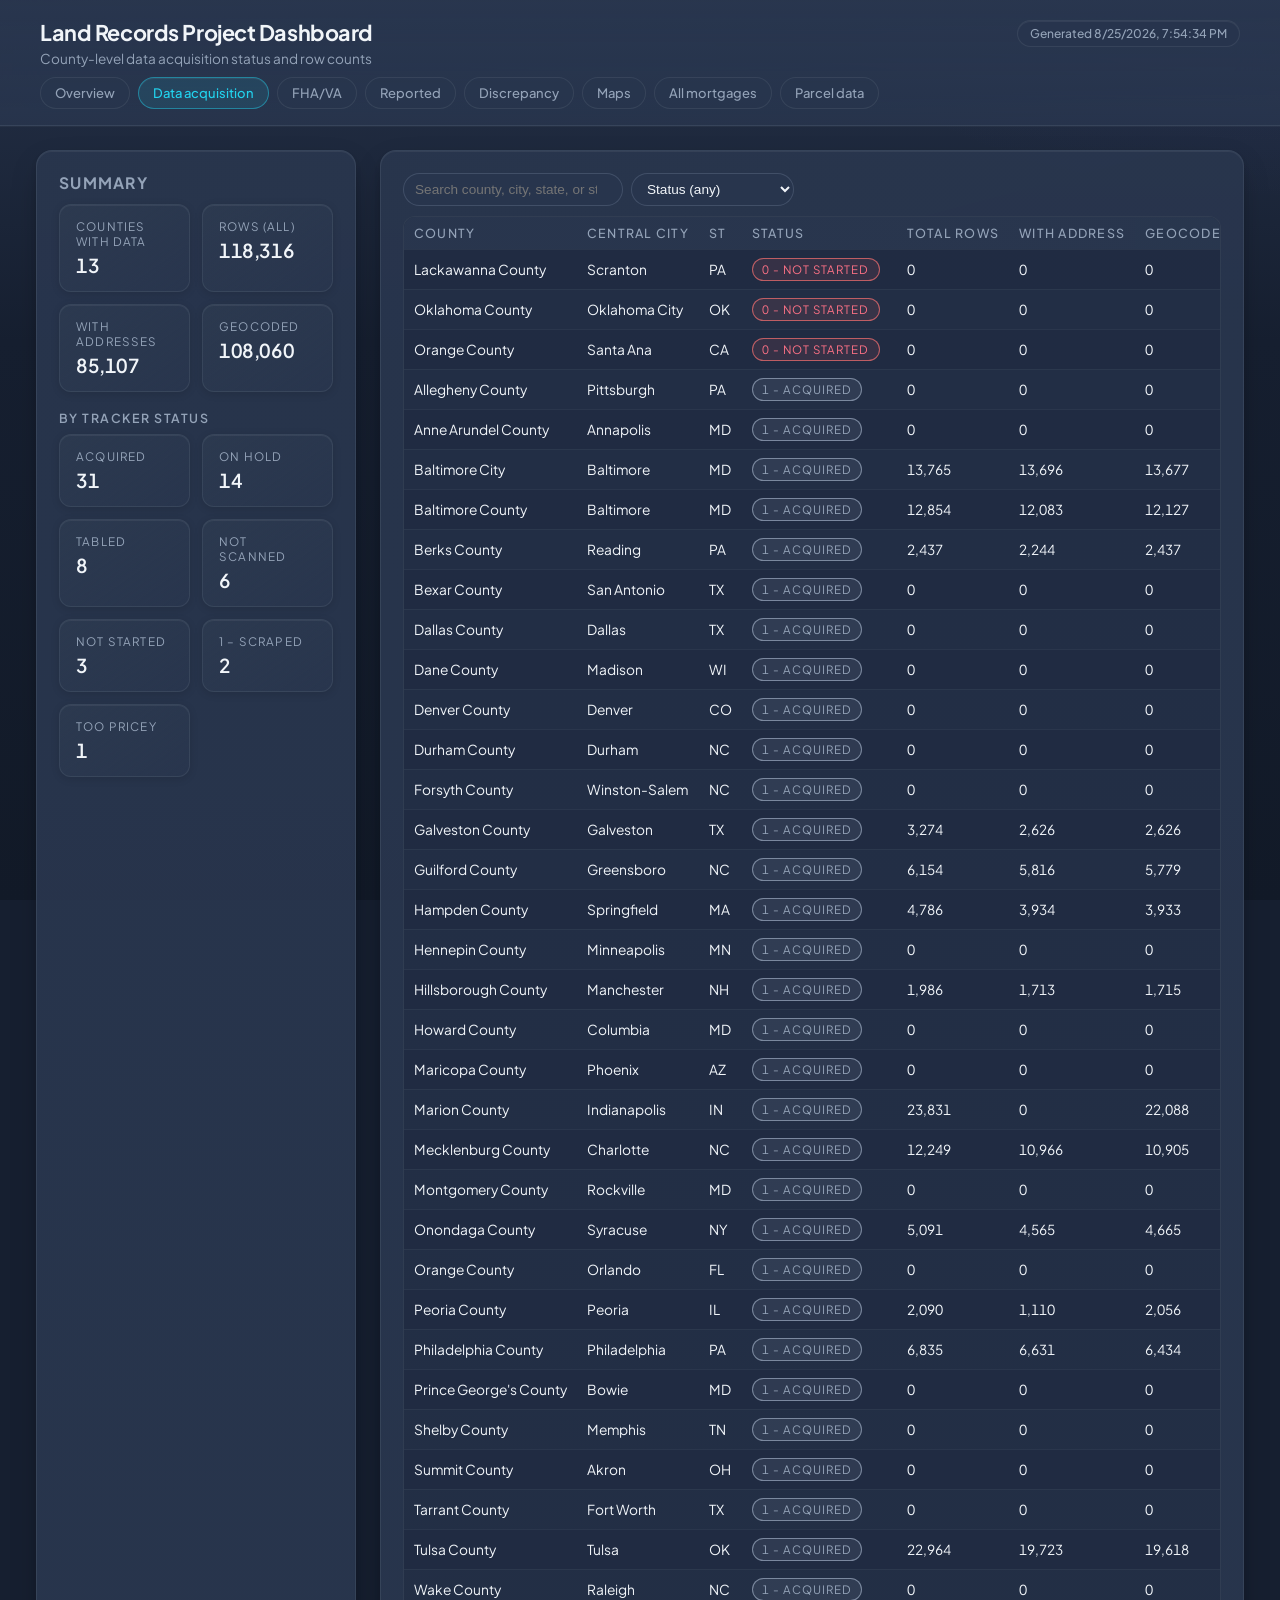
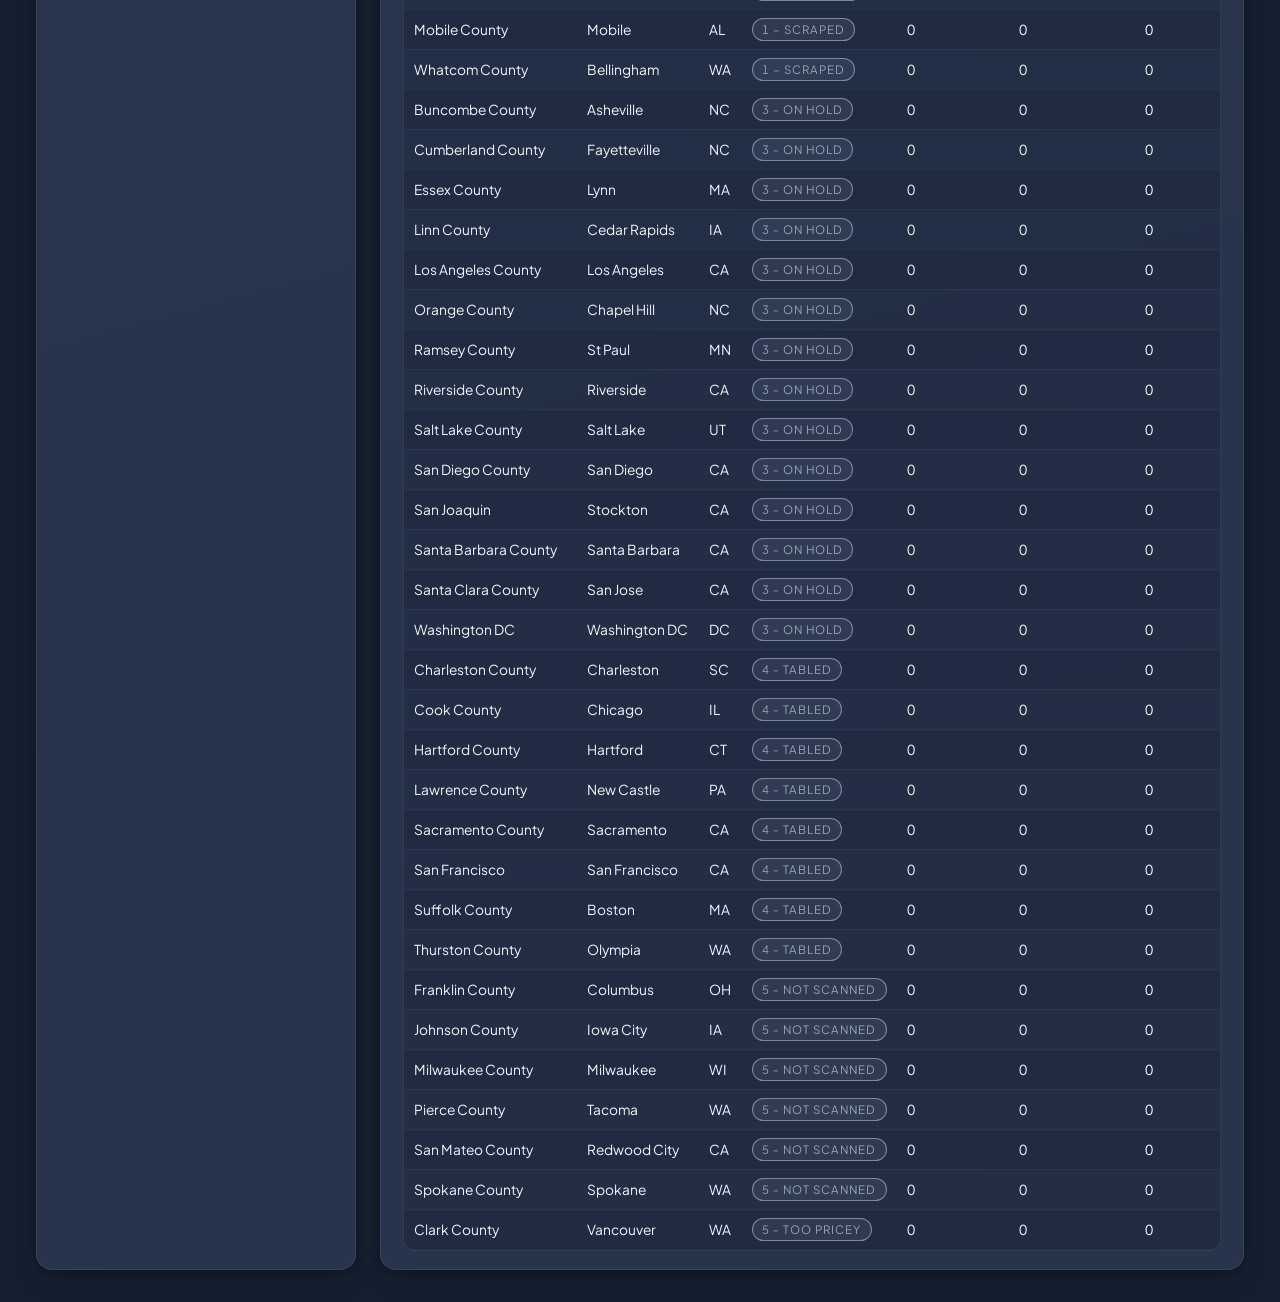
<file: data-acquisition.html>
<!doctype html>
<html lang="en">
  <head>
    <meta charset="utf-8" />
    <title>Land Records Project Dashboard - Data acquisition</title>
    <meta name="viewport" content="width=device-width, initial-scale=1" />
    <link rel="stylesheet" href="style.css" />
  </head>
  <body>
    <header class="top-bar">
      <div class="top-bar-left">
        <h1>Land Records Project Dashboard</h1>
        <p class="subtitle">County-level data acquisition status and row counts</p>
        <nav class="top-nav" aria-label="Primary">
          <a href="index.html">Overview</a>
          <a href="data-acquisition.html" class="is-active">Data acquisition</a>
          <a href="trends.html">FHA/VA</a>
          <a href="reported.html">Reported</a>
          <a href="discrepancy.html">Discrepancy</a>
          <a href="maps.html">Maps</a>
          <a href="all-mortgages.html">All mortgages</a>
          <a href="parcel.html">Parcel data</a>
        </nav>
      </div>
      <div class="top-bar-right">
        <span id="generated-at" class="meta-pill"></span>
      </div>
    </header>

    <main class="layout">
      <section class="summary-panel">
        <h2>Summary</h2>
        <div class="summary-grid">
          <div class="summary-card">
            <span class="label">Counties with data</span>
            <span id="total-counties" class="value">–</span>
          </div>
          <div class="summary-card">
            <span class="label">Rows (all)</span>
            <span id="total-rows" class="value">–</span>
          </div>
          <div class="summary-card">
            <span class="label">With addresses</span>
            <span id="total-rows-address" class="value">–</span>
          </div>
          <div class="summary-card">
            <span class="label">Geocoded</span>
            <span id="total-rows-geocoded" class="value">–</span>
          </div>
        </div>
        <div id="status-breakdown-section" class="status-breakdown-section" hidden>
          <h3 class="summary-subheading">By tracker status</h3>
          <div
            id="status-breakdown"
            class="summary-grid summary-grid--status"
          ></div>
        </div>
      </section>

      <section class="table-panel">
        <div class="table-toolbar">
          <div class="filters">
            <input
              id="search-input"
              type="search"
              placeholder="Search county, city, state, or status…"
            />
            <select id="status-filter" aria-label="Filter by status">
              <option value="">Status (any)</option>
            </select>
          </div>
        </div>

        <div class="table-wrapper">
          <table id="counties-table">
            <thead>
              <tr>
                <th
                  scope="col"
                  class="th-sortable"
                  data-sort-key="county"
                  title="Sort by county"
                >
                  County
                </th>
                <th
                  scope="col"
                  class="th-sortable"
                  data-sort-key="city"
                  title="Sort by central city"
                >
                  Central City
                </th>
                <th
                  scope="col"
                  class="th-sortable"
                  data-sort-key="st"
                  title="Sort by state"
                >
                  St
                </th>
                <th
                  scope="col"
                  class="th-sortable"
                  data-sort-key="status"
                  title="Sort by status"
                >
                  Status
                </th>
                <th scope="col">Total rows</th>
                <th scope="col">With address</th>
                <th scope="col">Geocoded rows</th>
              </tr>
            </thead>
            <tbody id="counties-tbody">
              <tr>
                <td colspan="7" class="placeholder">Loading summary…</td>
              </tr>
            </tbody>
          </table>
        </div>
      </section>
    </main>

    <script src="common.js"></script>
    <script src="data-acquisition.js"></script>
  </body>
</html>
</file>
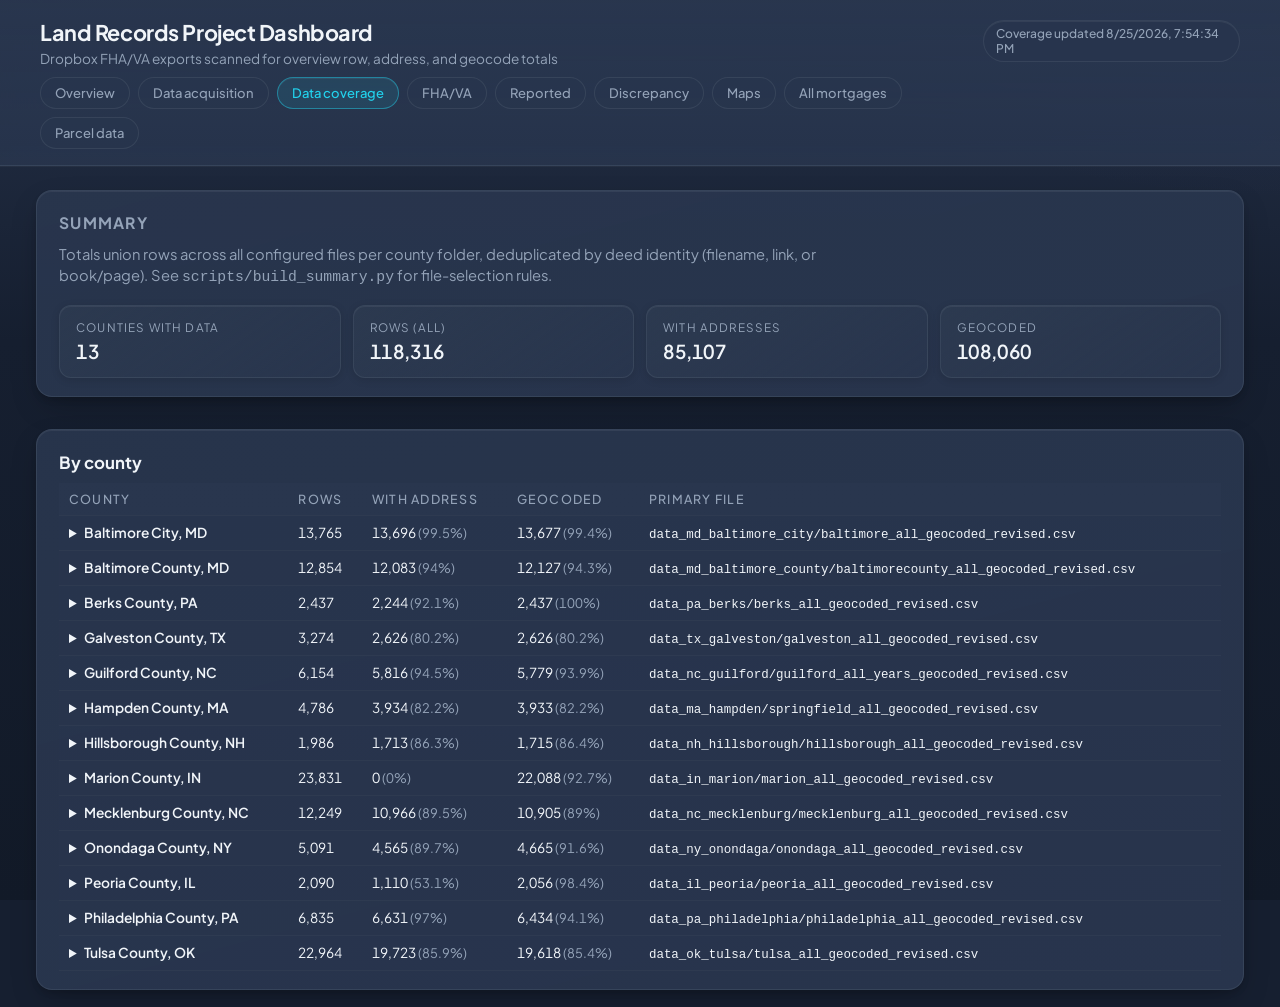
<file: data-coverage.html>
<!doctype html>
<html lang="en">
  <head>
    <meta charset="utf-8" />
    <title>Land Records Project Dashboard - Data coverage</title>
    <meta name="viewport" content="width=device-width, initial-scale=1" />
    <link rel="stylesheet" href="style.css" />
  </head>
  <body>
    <header class="top-bar">
      <div class="top-bar-left">
        <h1>Land Records Project Dashboard</h1>
        <p class="subtitle">
          Dropbox FHA/VA exports scanned for overview row, address, and geocode totals
        </p>
        <nav class="top-nav" aria-label="Primary">
          <a href="index.html">Overview</a>
          <a href="data-acquisition.html">Data acquisition</a>
          <a href="data-coverage.html" class="is-active">Data coverage</a>
          <a href="trends.html">FHA/VA</a>
          <a href="reported.html">Reported</a>
          <a href="discrepancy.html">Discrepancy</a>
          <a href="maps.html">Maps</a>
          <a href="all-mortgages.html">All mortgages</a>
          <a href="parcel.html">Parcel data</a>
        </nav>
      </div>
      <div class="top-bar-right">
        <span id="generated-at" class="meta-pill"></span>
      </div>
    </header>

    <main class="layout layout--single">
      <section class="summary-panel">
        <h2>Summary</h2>
        <p class="coverage-intro">
          Totals union rows across all configured files per county folder, deduplicated by
          deed identity (filename, link, or book/page). See
          <code>scripts/build_summary.py</code> for file-selection rules.
        </p>
        <div class="summary-grid">
          <div class="summary-card">
            <span class="label">Counties with data</span>
            <span id="total-counties" class="value">–</span>
          </div>
          <div class="summary-card">
            <span class="label">Rows (all)</span>
            <span id="total-rows" class="value">–</span>
          </div>
          <div class="summary-card">
            <span class="label">With addresses</span>
            <span id="total-rows-address" class="value">–</span>
          </div>
          <div class="summary-card">
            <span class="label">Geocoded</span>
            <span id="total-rows-geocoded" class="value">–</span>
          </div>
        </div>
      </section>

      <section class="page-panel coverage-panel">
        <h2>By county</h2>
        <div class="table-wrap">
          <table class="data-table coverage-table" id="coverage-table">
            <thead>
              <tr>
                <th scope="col">County</th>
                <th scope="col">Rows</th>
                <th scope="col">With address</th>
                <th scope="col">Geocoded</th>
                <th scope="col">Primary file</th>
              </tr>
            </thead>
            <tbody id="coverage-tbody"></tbody>
          </table>
        </div>
      </section>
    </main>

    <script src="common.js"></script>
    <script src="data-coverage.js"></script>
  </body>
</html>
</file>
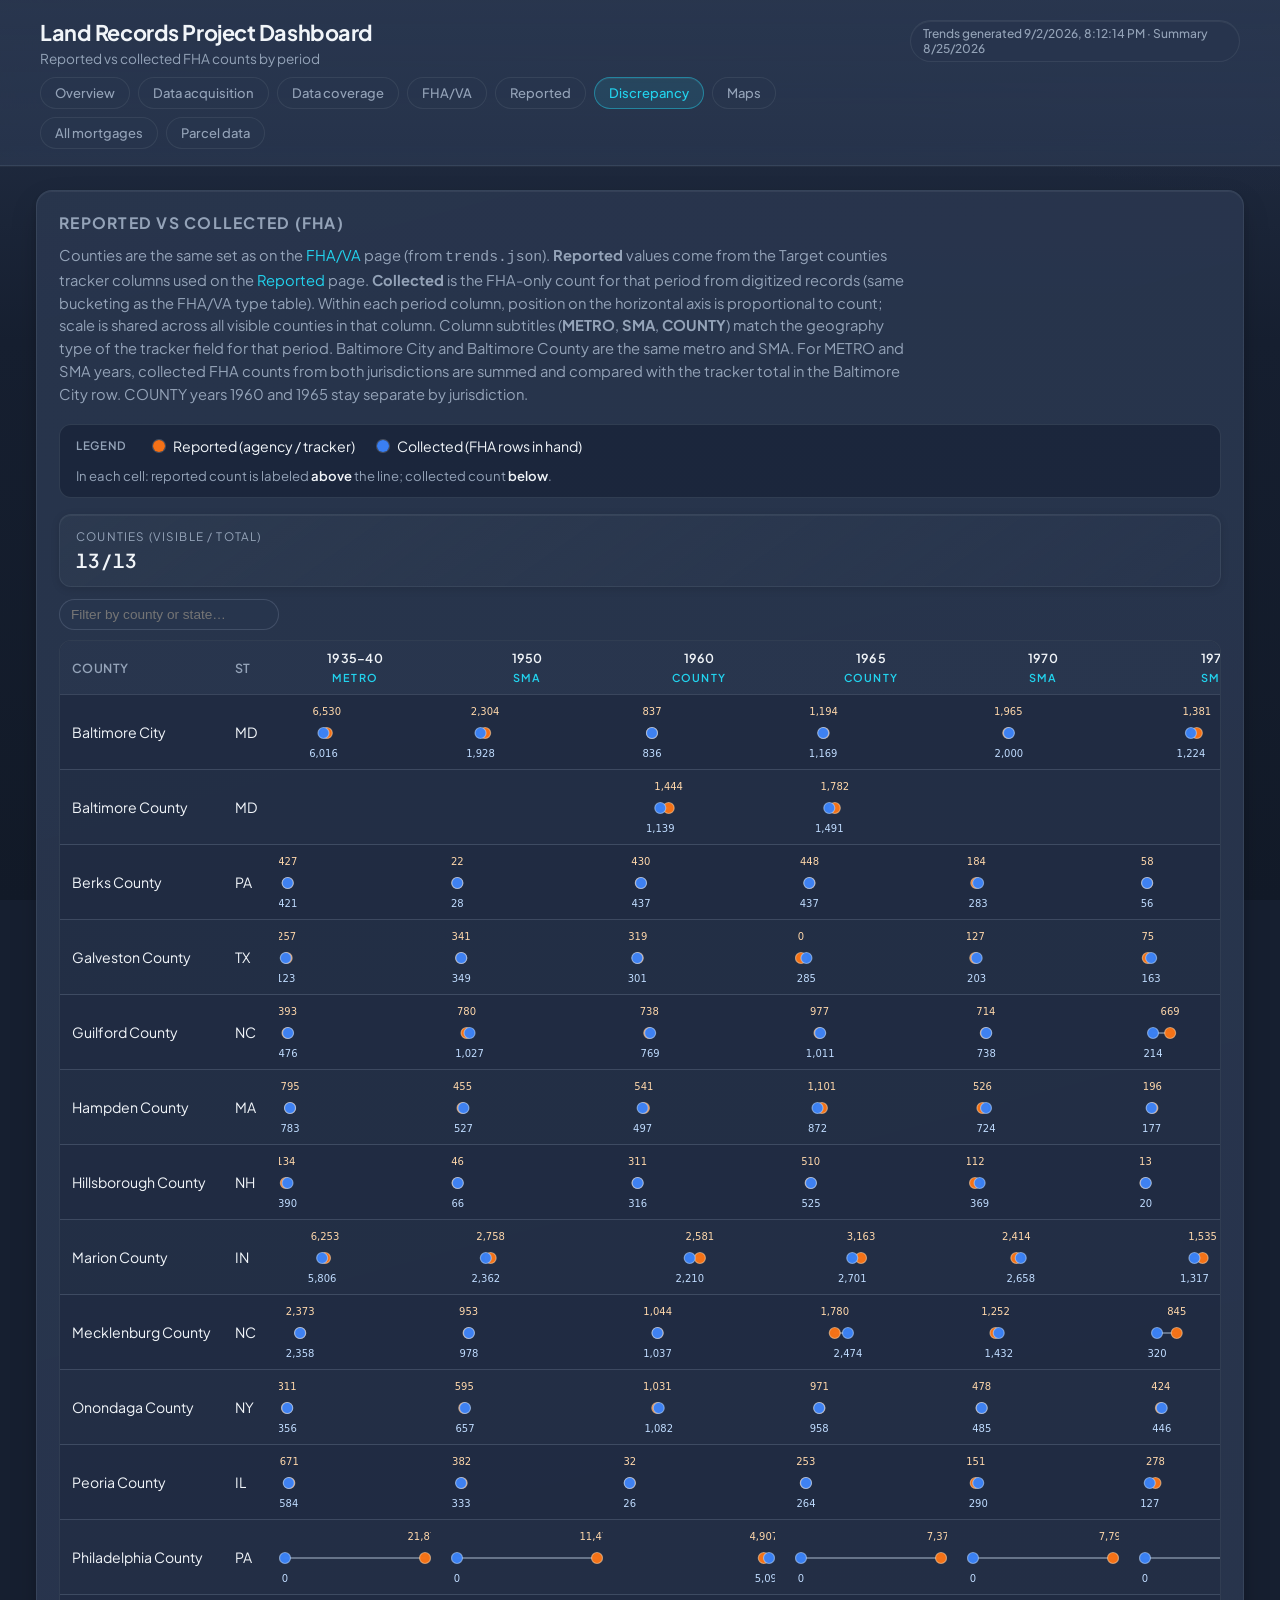
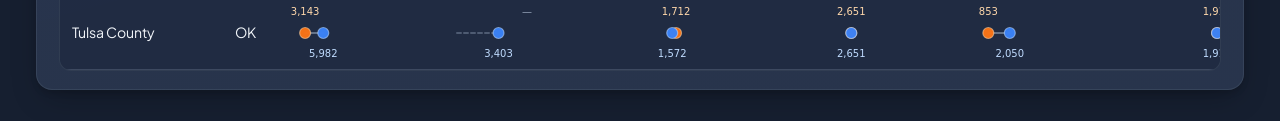
<file: discrepancy.html>
<!doctype html>
<html lang="en">
  <head>
    <meta charset="utf-8" />
    <title>Land Records Project Dashboard - Discrepancy</title>
    <meta name="viewport" content="width=device-width, initial-scale=1" />
    <link rel="stylesheet" href="style.css" />
  </head>
  <body>
    <header class="top-bar">
      <div class="top-bar-left">
        <h1>Land Records Project Dashboard</h1>
        <p class="subtitle">Reported vs collected FHA counts by period</p>
        <nav class="top-nav" aria-label="Primary">
          <a href="index.html">Overview</a>
          <a href="data-acquisition.html">Data acquisition</a>
          <a href="data-coverage.html">Data coverage</a>
          <a href="trends.html">FHA/VA</a>
          <a href="reported.html">Reported</a>
          <a href="discrepancy.html" class="is-active">Discrepancy</a>
          <a href="maps.html">Maps</a>
          <a href="all-mortgages.html">All mortgages</a>
          <a href="parcel.html">Parcel data</a>
        </nav>
      </div>
      <div class="top-bar-right">
        <span id="discrepancy-generated-at" class="meta-pill"></span>
      </div>
    </header>

    <main class="layout layout--single">
      <section class="table-panel">
        <h2>Reported vs collected (FHA)</h2>
        <p class="discrepancy-intro">
          Counties are the same set as on the <a href="trends.html">FHA/VA</a> page (from
          <code>trends.json</code>). <strong>Reported</strong> values come from the Target counties
          tracker columns used on the <a href="reported.html">Reported</a> page. <strong>Collected</strong>
          is the FHA-only count for that period from digitized records (same bucketing as the FHA/VA
          type table). Within each period column, position on the horizontal axis is proportional to
          count; scale is shared across all visible counties in that column. Column subtitles
          (<strong>METRO</strong>, <strong>SMA</strong>, <strong>COUNTY</strong>) match the geography
          type of the tracker field for that period. Baltimore City and Baltimore County are the
          same metro and SMA. For METRO and SMA years, collected FHA counts from both jurisdictions
          are summed and compared with the tracker total in the Baltimore City row. COUNTY years
          1960 and 1965 stay separate by jurisdiction.
        </p>

        <div class="discrepancy-legend" aria-label="Dumbbell plot legend">
          <span class="discrepancy-legend__title">Legend</span>
          <span class="discrepancy-legend__item">
            <span class="discrepancy-legend__swatch discrepancy-legend__swatch--reported"></span>
            Reported (agency / tracker)
          </span>
          <span class="discrepancy-legend__item">
            <span class="discrepancy-legend__swatch discrepancy-legend__swatch--collected"></span>
            Collected (FHA rows in hand)
          </span>
          <span class="discrepancy-legend__hint">In each cell: reported count is labeled <strong>above</strong> the line; collected count <strong>below</strong>.</span>
        </div>

        <div class="summary-grid discrepancy-summary">
          <div class="summary-card summary-card--compact">
            <span class="label">Counties (visible / total)</span>
            <span id="discrepancy-county-count" class="value">–</span>
          </div>
        </div>

        <div class="table-toolbar">
          <div class="filters">
            <input
              id="discrepancy-search-input"
              type="search"
              placeholder="Filter by county or state…"
            />
          </div>
        </div>

        <div class="table-wrapper table-wrapper--discrepancy">
          <table class="discrepancy-table" id="discrepancy-table">
            <thead id="discrepancy-thead"></thead>
            <tbody id="discrepancy-tbody">
              <tr>
                <td colspan="8" class="placeholder">Loading…</td>
              </tr>
            </tbody>
          </table>
        </div>
      </section>
    </main>

    <script src="common.js"></script>
    <script src="discrepancy.js"></script>
  </body>
</html>
</file>
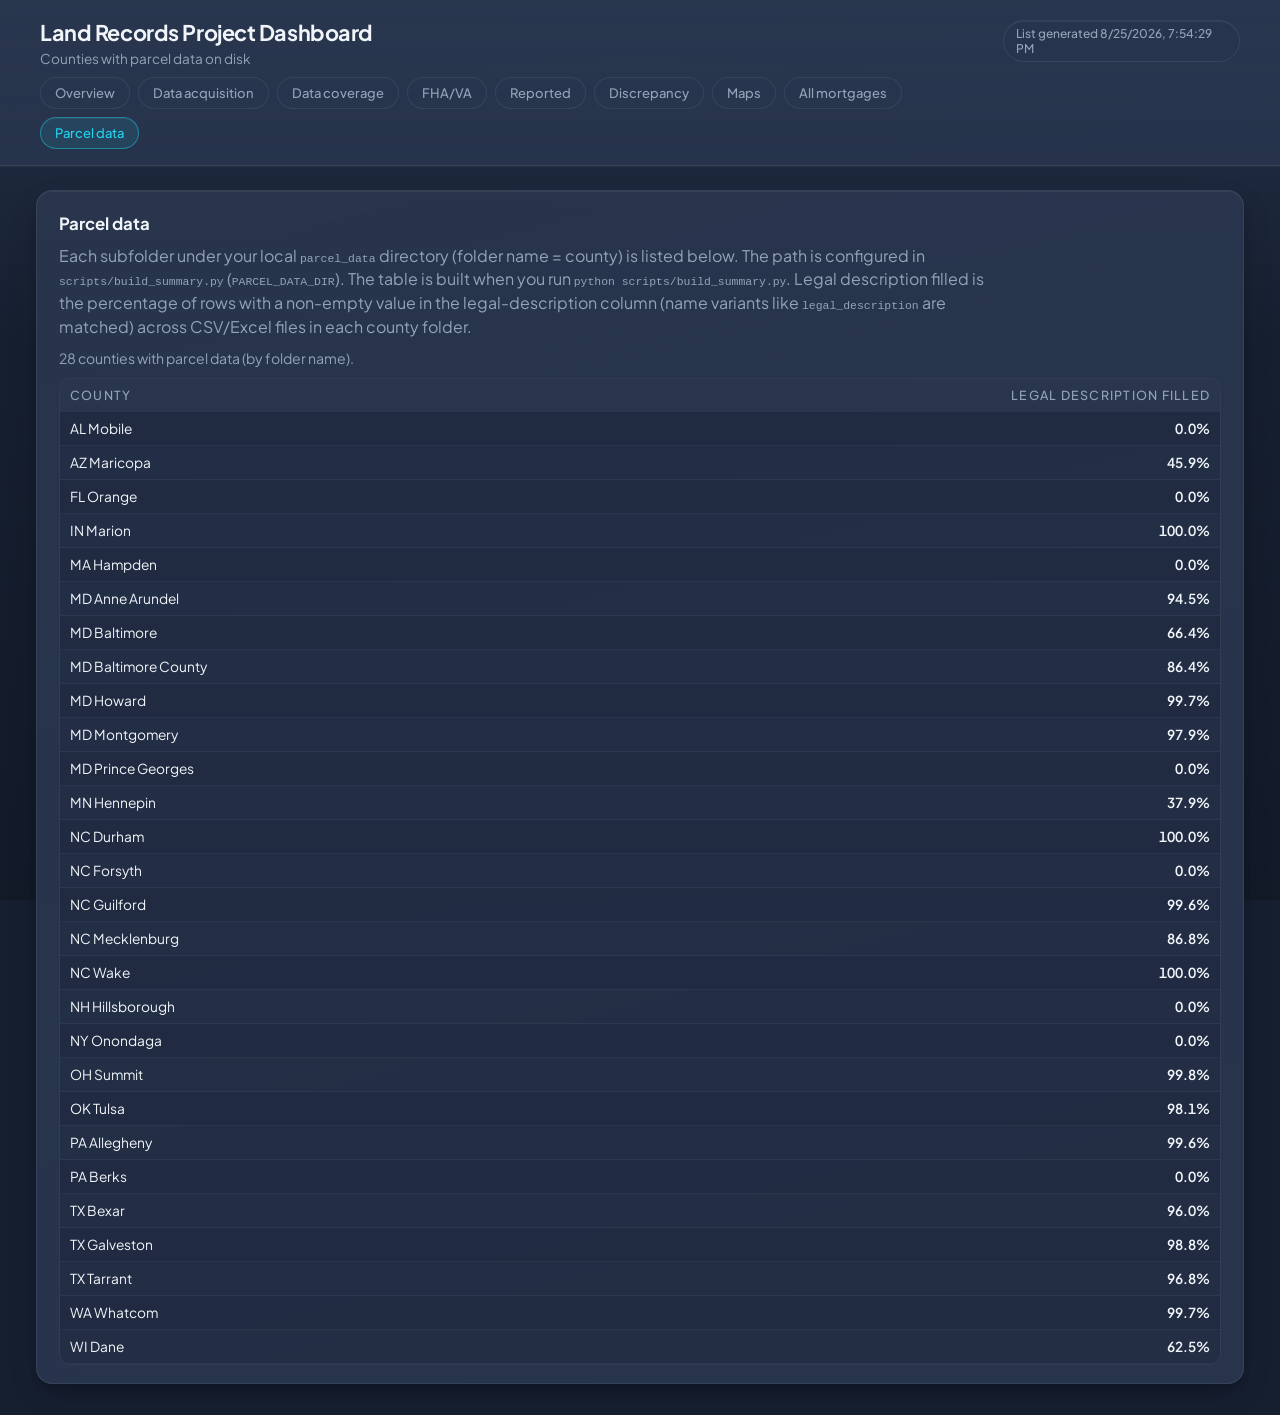
<file: parcel.html>
<!doctype html>
<html lang="en">
  <head>
    <meta charset="utf-8" />
    <title>Land Records Project Dashboard - Parcel data</title>
    <meta name="viewport" content="width=device-width, initial-scale=1" />
    <link rel="stylesheet" href="style.css" />
  </head>
  <body>
    <header class="top-bar">
      <div class="top-bar-left">
        <h1>Land Records Project Dashboard</h1>
        <p class="subtitle">Counties with parcel data on disk</p>
        <nav class="top-nav" aria-label="Primary">
          <a href="index.html">Overview</a>
          <a href="data-acquisition.html">Data acquisition</a>
          <a href="data-coverage.html">Data coverage</a>
          <a href="trends.html">FHA/VA</a>
          <a href="reported.html">Reported</a>
          <a href="discrepancy.html">Discrepancy</a>
          <a href="maps.html">Maps</a>
          <a href="all-mortgages.html">All mortgages</a>
          <a href="parcel.html" class="is-active">Parcel data</a>
        </nav>
      </div>
      <div class="top-bar-right">
        <span id="parcel-generated-at" class="meta-pill"></span>
      </div>
    </header>

    <main class="layout layout--single">
      <section class="page-panel">
        <h2>Parcel data</h2>
        <p class="parcel-intro">
          Each subfolder under your local <code>parcel_data</code> directory (folder name =
          county) is listed below. The path is configured in <code>scripts/build_summary.py</code>
          (<code>PARCEL_DATA_DIR</code>). The table is built when you run
          <code>python scripts/build_summary.py</code>.
          Legal description filled is the percentage of rows with a non-empty value in the
          legal-description column (name variants like <code>legal_description</code> are
          matched) across CSV/Excel files in each county folder.
        </p>
        <p id="parcel-count-line" class="parcel-meta"></p>
        <div class="table-wrapper">
          <table class="parcel-coverage-table" aria-describedby="parcel-count-line">
            <thead>
              <tr>
                <th scope="col">County</th>
                <th scope="col">Legal description filled</th>
              </tr>
            </thead>
            <tbody id="parcel-tbody">
              <tr>
                <td colspan="2" class="placeholder">Loading…</td>
              </tr>
            </tbody>
          </table>
        </div>
      </section>
    </main>

    <script src="parcel.js"></script>
  </body>
</html>
</file>
<file: style.css>
/* Typography: Plus Jakarta Sans — common on modern dashboards (readable UI type) */
@import url("https://fonts.googleapis.com/css2?family=Plus+Jakarta+Sans:ital,wght@0,400;0,500;0,600;0,700;1,400&display=swap");

:root {
  /* Softer dark theme: slate blues instead of near-black */
  --bg: #161f30;
  --bg-elevated: #1e2a3f;
  --bg-softer: #121a28;
  --surface-1: rgba(41, 54, 78, 0.78);
  --surface-2: rgba(41, 54, 78, 0.92);
  --accent: #22d3ee;
  --accent-soft: rgba(34, 211, 238, 0.12);
  --accent-glow: rgba(34, 211, 238, 0.22);
  --text: #f1f5f9;
  --muted: #94a3b8;
  --border-subtle: rgba(100, 116, 139, 0.42);
  --card-border: rgba(71, 85, 105, 0.5);
  --card-border-inner: rgba(255, 255, 255, 0.06);
  --danger: #fb7185;
  --warning: #fbbf24;
  --success: #4ade80;
  --radius-lg: 16px;
  --radius-md: 12px;
  --shadow-soft: 0 4px 6px -1px rgba(0, 0, 0, 0.14),
    0 12px 32px -8px rgba(0, 0, 0, 0.28);
  --shadow-subtle: 0 2px 8px rgba(0, 0, 0, 0.12);
  --shadow-inset: inset 0 1px 0 var(--card-border-inner);
  --transition-fast: 180ms cubic-bezier(0.4, 0, 0.2, 1);
}

*,
*::before,
*::after {
  box-sizing: border-box;
}

html {
  scroll-behavior: smooth;
}

html,
body {
  margin: 0;
  padding: 0;
  font-family: "Plus Jakarta Sans", system-ui, -apple-system, BlinkMacSystemFont,
    "Segoe UI", sans-serif;
  -webkit-font-smoothing: antialiased;
  background-color: var(--bg);
  background-image: radial-gradient(
      ellipse 120% 80% at 50% -30%,
      rgba(34, 211, 238, 0.09),
      transparent 55%
    ),
    radial-gradient(ellipse 80% 50% at 100% 0%, rgba(99, 102, 241, 0.06), transparent 45%),
    linear-gradient(180deg, #243047 0%, var(--bg) 38%, var(--bg-softer) 100%);
  background-attachment: fixed;
  color: var(--text);
}

::selection {
  background: rgba(34, 211, 238, 0.28);
  color: var(--text);
}

body {
  min-height: 100vh;
  display: flex;
  flex-direction: column;
}

.top-bar {
  position: sticky;
  top: 0;
  /* Above Leaflet panes (≤800) so maps don’t cover the header when scrolling */
  z-index: 1200;
  display: flex;
  align-items: flex-start;
  justify-content: space-between;
  gap: 16px;
  padding: 20px clamp(20px, 4vw, 40px) 16px;
  border-bottom: 1px solid var(--card-border);
  backdrop-filter: blur(20px) saturate(1.2);
  background: linear-gradient(
    to bottom,
    rgba(41, 54, 78, 0.94),
    rgba(41, 54, 78, 0.82)
  );
  box-shadow: 0 1px 0 rgba(255, 255, 255, 0.04);
}

.top-bar-left h1 {
  margin: 0;
  font-size: 1.35rem;
  font-weight: 700;
  letter-spacing: -0.02em;
  line-height: 1.2;
}

.subtitle {
  margin: 4px 0 0;
  font-size: 0.85rem;
  color: var(--muted);
}

.top-bar-right {
  display: flex;
  align-items: center;
  gap: 10px;
}

.top-nav {
  display: flex;
  flex-wrap: wrap;
  gap: 8px;
  margin-top: 10px;
}

.top-nav a {
  font-size: 0.8125rem;
  font-weight: 500;
  padding: 7px 14px;
  border-radius: 999px;
  text-decoration: none;
  color: var(--muted);
  border: 1px solid var(--card-border);
  background: rgba(41, 54, 78, 0.5);
  transition: background var(--transition-fast), border-color var(--transition-fast),
    color var(--transition-fast), box-shadow var(--transition-fast);
}

.top-nav a:hover {
  color: var(--text);
  border-color: rgba(34, 211, 238, 0.35);
  background: var(--accent-soft);
  box-shadow: 0 0 0 1px rgba(34, 211, 238, 0.12);
}

.top-nav a.is-active {
  color: var(--accent);
  border-color: rgba(34, 211, 238, 0.45);
  background: rgba(34, 211, 238, 0.1);
  box-shadow: var(--shadow-inset);
}

.top-nav a:focus-visible {
  outline: 2px solid var(--accent);
  outline-offset: 2px;
}

.meta-pill {
  font-size: 0.75rem;
  font-weight: 500;
  padding: 5px 12px;
  border-radius: 999px;
  background: rgba(41, 54, 78, 0.85);
  border: 1px solid var(--card-border);
  color: var(--muted);
  box-shadow: var(--shadow-inset);
}

.meta-link {
  font-size: 0.8125rem;
  font-weight: 500;
  padding: 7px 14px;
  border-radius: 999px;
  background: var(--accent-soft);
  color: var(--accent);
  text-decoration: none;
  border: 1px solid rgba(34, 211, 238, 0.28);
  display: inline-flex;
  align-items: center;
  gap: 6px;
  transition: background var(--transition-fast), border-color var(--transition-fast),
    box-shadow var(--transition-fast), transform var(--transition-fast);
  box-shadow: var(--shadow-inset);
}

.meta-link:hover {
  background: rgba(34, 211, 238, 0.18);
  border-color: rgba(34, 211, 238, 0.5);
  box-shadow: 0 4px 20px var(--accent-glow);
  transform: translateY(-1px);
}

.meta-link:focus-visible {
  outline: 2px solid var(--accent);
  outline-offset: 2px;
}

.layout {
  flex: 1;
  display: grid;
  grid-template-columns: minmax(260px, 320px) minmax(0, 1fr);
  gap: 24px;
  width: 100%;
  max-width: 1400px;
  margin: 0 auto;
  padding: 24px clamp(18px, 3vw, 36px) 32px;
}

.layout--single {
  grid-template-columns: minmax(0, 1fr);
}

/* Reported table: use full viewport width; horizontal scroll inside .table-wrapper if needed */
.layout.layout--reported-page {
  max-width: 100%;
}

@media (max-width: 900px) {
  .layout {
    grid-template-columns: minmax(0, 1fr);
  }
}

.page-panel {
  border-radius: var(--radius-lg);
  background: linear-gradient(165deg, var(--surface-2) 0%, rgba(41, 54, 78, 0.95) 100%);
  box-shadow: var(--shadow-soft), var(--shadow-inset);
  border: 1px solid var(--card-border);
  padding: 22px 22px 18px;
}

.page-panel h2 {
  margin: 0 0 10px;
  font-size: 1.05rem;
}

.page-panel p {
  margin: 0 0 10px;
  color: var(--muted);
  line-height: 1.45;
  max-width: 78ch;
}

.page-actions {
  display: flex;
  flex-wrap: wrap;
  gap: 10px;
  margin-top: 12px;
}

.page-actions .meta-link {
  border-radius: 999px;
}

.summary-panel,
.table-panel {
  border-radius: var(--radius-lg);
  background: linear-gradient(165deg, var(--surface-2) 0%, rgba(41, 54, 78, 0.95) 100%);
  box-shadow: var(--shadow-soft), var(--shadow-inset);
  border: 1px solid var(--card-border);
  padding: 22px 22px 18px;
}

.summary-panel h2,
.table-panel h2 {
  margin: 0 0 12px;
  font-size: 0.98rem;
  letter-spacing: 0.08em;
  text-transform: uppercase;
  color: var(--muted);
}

.table-panel h2.trends-subheading {
  margin-top: 28px;
}

.summary-grid {
  display: grid;
  grid-template-columns: repeat(auto-fit, minmax(120px, 1fr));
  gap: 12px;
}

.summary-subheading {
  margin: 18px 0 8px;
  font-size: 0.78rem;
  font-weight: 600;
  text-transform: uppercase;
  letter-spacing: 0.12em;
  color: var(--muted);
}

.status-breakdown-section {
  margin-top: 4px;
}

.summary-grid--status {
  margin-top: 0;
}

.summary-card--compact .value {
  font-size: 1.05rem;
}

.map-panel {
  border-radius: var(--radius-lg);
  background: linear-gradient(165deg, var(--surface-2) 0%, rgba(41, 54, 78, 0.95) 100%);
  border: 1px solid var(--card-border);
  padding: 22px 22px 24px;
  box-shadow: var(--shadow-soft), var(--shadow-inset);
  overflow: visible;
}

.map-panel h2 {
  margin: 0 0 6px;
  font-size: 1.05rem;
}

.map-legend {
  display: flex;
  flex-wrap: wrap;
  align-items: center;
  gap: 6px 18px;
  margin-bottom: 8px;
  font-size: 0.78rem;
  color: var(--muted);
}

.map-zoom-hint {
  margin: 0 0 12px;
  font-size: 0.76rem;
  color: var(--muted);
  line-height: 1.4;
}

.map-legend-swatch {
  display: inline-block;
  width: 14px;
  height: 10px;
  border-radius: 2px;
  margin-right: 5px;
  vertical-align: middle;
}

.map-legend-swatch--acquired {
  background: rgba(17, 94, 48, 0.9);
  border: 1px solid rgba(134, 239, 172, 0.55);
}

.map-legend-swatch--pending {
  background: rgba(253, 230, 138, 0.88);
  border: 1px solid rgba(254, 249, 195, 0.75);
}

.overview-map {
  width: 100%;
  max-width: 960px;
  margin: 0 auto;
  min-height: 280px;
  overflow: hidden;
  border-radius: var(--radius-md);
}

.overview-map-svg {
  width: 100%;
  height: auto;
  display: block;
  border-radius: var(--radius-md);
  background: radial-gradient(ellipse at 50% 30%, #334155 0%, #1e293b 45%, #121a28 100%);
  border: 1px solid var(--card-border);
  overflow: hidden;
  touch-action: none;
  cursor: grab;
  box-shadow: 0 8px 32px rgba(0, 0, 0, 0.35), var(--shadow-inset);
}

.overview-map-svg:active {
  cursor: grabbing;
}

.overview-map-status {
  margin: 0;
  font-size: 0.85rem;
  color: var(--muted);
}

/* —— Overview: work in progress (sheet-driven) —— */
.wip-panel {
  margin-top: 8px;
}

.wip-panel h2 {
  margin-bottom: 8px;
}

.wip-intro {
  margin: 0 0 18px;
  font-size: 0.92rem;
  color: var(--muted);
  line-height: 1.45;
  max-width: 58rem;
}

.wip-cards {
  display: grid;
  grid-template-columns: repeat(auto-fit, minmax(260px, 1fr));
  gap: 16px;
}

.wip-card {
  border-radius: var(--radius-md);
  border: 1px solid rgba(148, 163, 184, 0.45);
  background: rgba(15, 23, 42, 0.58);
  padding: 14px 16px 16px;
}

.wip-card__head {
  display: flex;
  flex-wrap: wrap;
  align-items: baseline;
  justify-content: space-between;
  gap: 10px 14px;
  margin-bottom: 12px;
}

.wip-card__title {
  margin: 0;
  font-size: 1.05rem;
  font-weight: 600;
}

.wip-sheet-link {
  font-size: 0.86rem;
  white-space: nowrap;
}

.wip-tab-note {
  margin: 0 0 10px;
  font-size: 0.82rem;
  color: var(--muted);
  line-height: 1.4;
}

.wip-discovery-hint {
  margin: 0 0 12px;
  padding: 10px 12px;
  font-size: 0.82rem;
  line-height: 1.45;
  color: #fde68a;
  background: rgba(120, 53, 15, 0.25);
  border: 1px solid rgba(251, 191, 36, 0.35);
  border-radius: var(--radius-md);
}

.wip-discovery-hint--global {
  margin: 0 0 16px;
}

.wip-discovery-hint__p {
  margin: 0;
}

.wip-warn {
  margin: 0 0 10px 1rem;
  padding: 0;
  font-size: 0.82rem;
  color: #fbbf24;
}

.wip-bars {
  display: flex;
  flex-direction: column;
  gap: 14px;
}

.wip-bar-block {
  display: flex;
  flex-direction: column;
  gap: 6px;
}

.wip-bar-meta {
  display: flex;
  justify-content: space-between;
  align-items: baseline;
  gap: 10px;
  font-size: 0.82rem;
}

.wip-bar-name {
  color: var(--muted);
  flex: 1;
  min-width: 0;
}

.wip-bar-num {
  font-variant-numeric: tabular-nums;
  color: var(--text);
  font-weight: 600;
  white-space: nowrap;
}

.wip-bar-track {
  height: 12px;
  border-radius: 999px;
  background: rgba(30, 41, 59, 0.95);
  border: 1px solid var(--card-border);
  overflow: hidden;
}

.wip-bar-fill {
  height: 100%;
  border-radius: 999px;
  min-width: 0;
  transition: width 0.35s ease;
}

.wip-bar-fill--total {
  background: linear-gradient(90deg, rgba(71, 85, 105, 0.95), rgba(100, 116, 139, 0.95));
}

.wip-bar-fill--checked {
  background: linear-gradient(90deg, rgba(37, 99, 235, 0.95), rgba(59, 130, 246, 0.95));
}

.wip-spark {
  margin-top: 14px;
  padding-top: 12px;
  border-top: 1px dashed var(--border-subtle);
}

.wip-spark-head {
  display: flex;
  align-items: baseline;
  justify-content: space-between;
  margin-bottom: 6px;
}

.wip-spark-title {
  font-size: 0.78rem;
  color: var(--muted);
  letter-spacing: 0.02em;
}

.wip-spark-svg {
  width: 100%;
  height: auto;
  display: block;
  font-family: "Plus Jakarta Sans", system-ui, sans-serif;
  font-size: 9px;
}

.wip-spark-line {
  fill: none;
  stroke: rgba(34, 211, 238, 0.95);
  stroke-width: 1.6;
  stroke-linecap: round;
  stroke-linejoin: round;
}

.wip-spark-area {
  fill: rgba(34, 211, 238, 0.16);
  stroke: none;
}

.wip-spark-dot {
  fill: rgba(34, 211, 238, 0.95);
  stroke: rgba(15, 23, 42, 0.85);
  stroke-width: 0.75;
}

.wip-spark-grid {
  stroke: rgba(100, 116, 139, 0.22);
  stroke-width: 0.6;
}

.wip-spark-ytick {
  fill: var(--muted);
  font-size: 8.5px;
  text-anchor: end;
  font-variant-numeric: tabular-nums;
}

.wip-spark-xtick {
  fill: var(--muted);
  font-size: 8.5px;
}

.wip-spark-last {
  fill: var(--text);
  font-size: 9.5px;
  font-weight: 600;
  font-variant-numeric: tabular-nums;
}

.wip-spark-empty {
  margin: 0;
  padding: 8px 0 2px;
  font-size: 0.78rem;
  color: var(--muted);
  line-height: 1.4;
}

.wip-card--complete {
  border-color: rgba(71, 85, 105, 0.28);
  background: rgba(15, 23, 42, 0.22);
}

.wip-card--complete .wip-card__title {
  color: #64748b;
  font-weight: 500;
}

.wip-card--complete .wip-tab-note,
.wip-card--complete .wip-bar-name,
.wip-card--complete .wip-spark-title,
.wip-card--complete .wip-complete-note {
  color: #64748b;
}

.wip-card--complete .wip-bar-num {
  color: #94a3b8;
  font-weight: 500;
}

.wip-card--complete .wip-bar-track {
  background: rgba(30, 41, 59, 0.55);
  border-color: rgba(71, 85, 105, 0.35);
}

.wip-card--complete .wip-bar-fill--total {
  background: linear-gradient(90deg, rgba(51, 65, 85, 0.65), rgba(71, 85, 105, 0.65));
}

.wip-card--complete .wip-bar-fill--checked {
  background: linear-gradient(90deg, rgba(71, 85, 105, 0.75), rgba(100, 116, 139, 0.75));
}

.wip-card--complete .wip-spark {
  border-top-color: rgba(71, 85, 105, 0.28);
}

.wip-card--complete .wip-spark-line {
  stroke: rgba(100, 116, 139, 0.55);
}

.wip-card--complete .wip-spark-area {
  fill: rgba(100, 116, 139, 0.08);
}

.wip-card--complete .wip-spark-dot {
  fill: rgba(100, 116, 139, 0.55);
  stroke: rgba(15, 23, 42, 0.6);
}

.wip-card--complete .wip-spark-last,
.wip-card--complete .wip-spark-ytick,
.wip-card--complete .wip-spark-xtick {
  fill: #64748b;
}

.wip-complete-note {
  display: flex;
  flex-wrap: wrap;
  align-items: center;
  gap: 8px;
  margin: 10px 0 0;
  font-size: 0.82rem;
  color: var(--muted);
  line-height: 1.4;
}

.wip-complete-badge {
  display: inline-block;
  padding: 2px 8px;
  font-size: 0.7rem;
  font-weight: 600;
  letter-spacing: 0.04em;
  text-transform: uppercase;
  color: #94a3b8;
  background: rgba(51, 65, 85, 0.45);
  border: 1px solid rgba(100, 116, 139, 0.35);
  border-radius: 999px;
}

.wip-card--complete .wip-complete-badge {
  color: #64748b;
  background: rgba(30, 41, 59, 0.5);
  border-color: rgba(71, 85, 105, 0.35);
}

/* —— Overview: ACQUIRED but not yet digitized —— */
.acquired-todo-panel {
  margin-top: 26px;
}

.priority-not-acquired-panel {
  margin-top: 22px;
}

.priority-not-acquired-panel h3 {
  margin: 0 0 6px;
  font-size: 1.05rem;
  font-weight: 600;
}

.priority-not-acquired-meta {
  margin-bottom: 14px;
}

.acquired-todo-panel h3 {
  margin: 0 0 6px;
  font-size: 1.05rem;
  font-weight: 600;
}

.acquired-todo-meta-line {
  margin: 0 0 14px;
  font-size: 0.86rem;
  color: var(--muted);
  line-height: 1.45;
  display: flex;
  flex-wrap: wrap;
  align-items: baseline;
  gap: 6px 14px;
  max-width: 58rem;
}

.acquired-todo-priority-swatch {
  display: inline-block;
  width: 0.65rem;
  height: 0.65rem;
  border-radius: 3px;
  vertical-align: middle;
  margin: 0 0.12rem;
  background: linear-gradient(
    155deg,
    rgba(251, 191, 36, 0.88),
    rgba(251, 191, 36, 0.42)
  );
  border: 1px solid rgba(251, 191, 36, 0.5);
}

.acquired-todo-count {
  color: var(--text);
  font-weight: 600;
  font-variant-numeric: tabular-nums;
  white-space: nowrap;
}

.acquired-todo-grid {
  display: flex;
  flex-direction: column;
  gap: 14px;
}

.acquired-todo-state-group {
  display: grid;
  grid-template-columns: 56px 1fr;
  align-items: start;
  gap: 12px;
}

.acquired-todo-state-head {
  display: flex;
  align-items: baseline;
  gap: 6px;
  padding-top: 9px;
}

.acquired-todo-state-code {
  font-size: 0.95rem;
  font-weight: 700;
  letter-spacing: 0.06em;
  color: var(--text);
  font-variant-numeric: tabular-nums;
}

.acquired-todo-state-count {
  font-size: 0.74rem;
  color: var(--muted);
  font-variant-numeric: tabular-nums;
}

.acquired-todo-state-chips {
  display: grid;
  grid-template-columns: repeat(auto-fill, minmax(170px, 1fr));
  gap: 8px;
  min-width: 0;
}

.acquired-todo-chip {
  border-radius: 10px;
  border: 1px solid var(--card-border);
  background: rgba(15, 23, 42, 0.45);
  padding: 8px 12px;
  display: flex;
  flex-direction: column;
  gap: 2px;
  min-width: 0;
}

.acquired-todo-chip--priority {
  border-color: rgba(251, 191, 36, 0.55);
  background: linear-gradient(
    155deg,
    rgba(251, 191, 36, 0.16),
    rgba(15, 23, 42, 0.52)
  );
  box-shadow: 0 0 0 1px rgba(251, 191, 36, 0.1);
}

.acquired-todo-name {
  font-size: 0.88rem;
  font-weight: 600;
  color: var(--text);
  overflow: hidden;
  text-overflow: ellipsis;
  white-space: nowrap;
}

.acquired-todo-city {
  font-size: 0.76rem;
  color: var(--muted);
  overflow: hidden;
  text-overflow: ellipsis;
  white-space: nowrap;
}

.priority-acquisition-chips {
  max-width: 44rem;
}

@media (max-width: 520px) {
  .acquired-todo-state-group {
    grid-template-columns: 1fr;
    gap: 4px;
  }
  .acquired-todo-state-head {
    padding-top: 0;
  }
}

.wip-placeholder {
  margin: 0;
  padding: 16px;
  text-align: center;
  color: var(--muted);
  font-size: 0.9rem;
  border-radius: var(--radius-md);
  border: 1px dashed var(--card-border);
}

.wip-error {
  margin: 12px 0 0;
  font-size: 0.88rem;
  color: #fca5a5;
}

.wip-meta {
  margin: 14px 0 0;
  font-size: 0.8rem;
  color: var(--muted);
}

/* —— Data coverage details page —— */
.coverage-intro {
  margin: 0 0 16px;
  font-size: 0.92rem;
  color: var(--muted);
  line-height: 1.45;
  max-width: 52rem;
}

.coverage-panel {
  margin-top: 8px;
}

.coverage-table td,
.coverage-table th {
  vertical-align: top;
}

.coverage-details summary {
  cursor: pointer;
  font-weight: 600;
}

.coverage-files-wrap {
  margin-top: 10px;
  overflow-x: auto;
}

.coverage-files-table {
  width: 100%;
  font-size: 0.82rem;
}

.coverage-files-table th,
.coverage-files-table td {
  padding: 6px 8px;
  border-bottom: 1px solid var(--card-border);
}

.coverage-path {
  font-size: 0.78rem;
  word-break: break-all;
}

.coverage-pct {
  color: var(--muted);
  font-size: 0.82rem;
}

.coverage-role {
  display: inline-block;
  padding: 1px 6px;
  border-radius: 999px;
  font-size: 0.68rem;
  font-weight: 600;
  text-transform: uppercase;
  letter-spacing: 0.03em;
  border: 1px solid var(--card-border);
  color: var(--muted);
}

.coverage-role--primary {
  color: #93c5fd;
  border-color: rgba(59, 130, 246, 0.45);
}

.coverage-role--extra,
.coverage-role--in_progress {
  color: #fde68a;
  border-color: rgba(251, 191, 36, 0.45);
}

.coverage-file-error {
  color: #fbbf24;
  font-size: 0.8rem;
}

.county-base {
  fill: #1e293b;
  stroke: rgba(148, 163, 184, 0.22);
  stroke-width: 0.45px;
}

.county-hi {
  cursor: pointer;
}

.county-hi--acquired {
  fill: rgba(17, 94, 48, 0.9);
  stroke: rgba(134, 239, 172, 0.92);
  stroke-width: 1.35px;
}

.county-hi--pending {
  fill: rgba(253, 230, 138, 0.82);
  stroke: rgba(254, 249, 195, 0.95);
  stroke-width: 1.35px;
}

.state-outline {
  stroke: rgba(148, 163, 184, 0.82);
  stroke-width: 1.05px;
  pointer-events: none;
}

.map-hover-label {
  pointer-events: none;
}

.map-label {
  font-size: 8px;
  font-weight: 500;
  pointer-events: none;
  text-shadow: 0 0 4px #121a28, 0 0 8px #121a28, 0 1px 2px rgba(0, 0, 0, 0.35);
}

.map-label--hover {
  font-size: 9px;
  font-weight: 600;
  text-shadow: 0 1px 3px rgba(0, 0, 0, 0.95);
}

.map-label--acquired {
  fill: #ecfdf5;
}

.map-label--pending {
  fill: #fef9c3;
}

.summary-card {
  padding: 14px 16px;
  border-radius: var(--radius-md);
  background: linear-gradient(145deg, rgba(51, 65, 85, 0.42) 0%, rgba(41, 54, 78, 0.88) 100%);
  border: 1px solid var(--card-border);
  box-shadow: var(--shadow-subtle), var(--shadow-inset);
  transition: border-color var(--transition-fast), box-shadow var(--transition-fast);
}

.summary-card:hover {
  border-color: rgba(71, 85, 105, 0.65);
  box-shadow: var(--shadow-subtle), var(--shadow-inset), 0 0 0 1px rgba(34, 211, 238, 0.06);
}

.summary-card .label {
  display: block;
  font-size: 0.73rem;
  text-transform: uppercase;
  letter-spacing: 0.1em;
  color: var(--muted);
  margin-bottom: 4px;
}

.summary-card .value {
  display: block;
  font-size: 1.2rem;
  font-weight: 600;
  letter-spacing: -0.02em;
  font-variant-numeric: tabular-nums;
}

.table-toolbar {
  display: flex;
  justify-content: space-between;
  align-items: flex-start;
  margin-bottom: 10px;
}

.filters {
  display: flex;
  flex-wrap: wrap;
  gap: 8px;
}

input[type="search"],
select {
  border-radius: 999px;
  border: 1px solid var(--border-subtle);
  background: rgba(41, 54, 78, 0.9);
  color: var(--text);
  padding: 7px 11px;
  font-size: 0.85rem;
  outline: none;
  min-width: 0;
  transition: border-color var(--transition-fast), box-shadow var(--transition-fast),
    background var(--transition-fast), transform var(--transition-fast);
}

input[type="search"] {
  width: 220px;
}

input[type="search"]:focus,
select:focus {
  border-color: rgba(34, 211, 238, 0.55);
  box-shadow: 0 0 0 3px rgba(34, 211, 238, 0.15);
  background: rgba(41, 54, 78, 0.96);
}

input[type="search"]:focus-visible,
select:focus-visible {
  outline: none;
}

.table-wrapper {
  border-radius: var(--radius-md);
  border: 1px solid var(--card-border);
  overflow: auto;
  background: rgba(15, 23, 42, 0.45);
  box-shadow: inset 0 1px 0 rgba(255, 255, 255, 0.03);
}

.table-wrapper--wide .trends-type-table {
  min-width: 880px;
}

.table-wrapper--reported .table-reported {
  min-width: 1520px;
  width: max-content;
  max-width: none;
  border-collapse: collapse;
  font-size: 0.88rem;
}

.table-reported th,
.table-reported td {
  white-space: nowrap;
}

.table-reported th.num-cell,
.table-reported td.num-cell {
  text-align: right;
  font-variant-numeric: tabular-nums;
  white-space: nowrap;
  padding-left: 14px;
  padding-right: 14px;
}

.reported-intro {
  margin: 0 0 16px;
  max-width: 72ch;
  font-size: 0.92rem;
  line-height: 1.55;
  color: var(--muted);
}

.reported-note {
  margin: 12px 0 0;
  font-size: 0.82rem;
  color: var(--muted);
}

/* —— Discrepancy page —— */
.discrepancy-intro {
  margin: 0 0 18px;
  max-width: 78ch;
  font-size: 0.92rem;
  line-height: 1.55;
  color: var(--muted);
}

.discrepancy-intro a {
  color: var(--accent);
  text-decoration: none;
}

.discrepancy-intro a:hover {
  text-decoration: underline;
}

.discrepancy-legend {
  display: flex;
  flex-wrap: wrap;
  align-items: center;
  gap: 12px 22px;
  margin-bottom: 16px;
  padding: 12px 16px;
  border-radius: var(--radius-md);
  border: 1px solid var(--card-border);
  background: rgba(15, 23, 42, 0.45);
  font-size: 0.88rem;
  color: var(--text);
}

.discrepancy-legend__title {
  font-weight: 600;
  color: var(--muted);
  text-transform: uppercase;
  letter-spacing: 0.06em;
  font-size: 0.72rem;
  margin-right: 4px;
}

.discrepancy-legend__item {
  display: inline-flex;
  align-items: center;
  gap: 8px;
}

.discrepancy-legend__hint {
  flex-basis: 100%;
  font-size: 0.82rem;
  color: var(--muted);
  line-height: 1.4;
}

.discrepancy-legend__hint strong {
  color: var(--text);
  font-weight: 600;
}

.discrepancy-legend__swatch {
  width: 12px;
  height: 12px;
  border-radius: 50%;
  flex-shrink: 0;
  box-shadow: 0 0 0 1px rgba(255, 255, 255, 0.2);
}

.discrepancy-legend__swatch--reported {
  background: rgba(249, 115, 22, 0.98);
}

.discrepancy-legend__swatch--collected {
  background: rgba(59, 130, 246, 0.98);
}

.discrepancy-summary {
  margin-bottom: 12px;
}

.table-wrapper--discrepancy {
  margin-top: 8px;
}

.discrepancy-table {
  width: max-content;
  min-width: 100%;
  border-collapse: collapse;
  font-size: 0.88rem;
}

.discrepancy-table th,
.discrepancy-table td {
  padding: 10px 12px;
  border-bottom: 1px solid var(--border-subtle);
  vertical-align: middle;
}

.discrepancy-table th {
  text-align: left;
  font-weight: 600;
  color: var(--muted);
  font-size: 0.78rem;
  text-transform: uppercase;
  letter-spacing: 0.04em;
  white-space: nowrap;
}

.discrepancy-table th:not(:first-child):not(:nth-child(2)) {
  text-align: center;
}

.discrepancy-period-th {
  vertical-align: bottom;
  line-height: 1.25;
}

.discrepancy-th-period {
  display: block;
  font-weight: 600;
  color: var(--text);
  letter-spacing: 0.02em;
}

.discrepancy-th-scope {
  display: block;
  margin-top: 4px;
  font-size: 0.68rem;
  font-weight: 600;
  letter-spacing: 0.12em;
  color: var(--accent);
  text-transform: uppercase;
}

.discrepancy-cell {
  text-align: center;
  padding: 8px 10px !important;
}

.discrepancy-cell svg {
  display: block;
  margin: 0 auto;
}

.trends-charts-root {
  display: flex;
  flex-direction: column;
  gap: 22px;
  margin-top: 4px;
}

.trends-chart-card {
  border-radius: var(--radius-md);
  border: 1px solid var(--card-border);
  background: rgba(15, 23, 42, 0.5);
  box-shadow: inset 0 1px 0 rgba(255, 255, 255, 0.03);
  padding: 16px 18px 14px;
  overflow: hidden;
}

.trends-chart-card__head {
  display: flex;
  flex-wrap: wrap;
  align-items: baseline;
  justify-content: space-between;
  gap: 8px 16px;
  margin-bottom: 12px;
}

.trends-chart-card__head h3 {
  margin: 0;
  font-size: 1rem;
  font-weight: 600;
  letter-spacing: -0.01em;
  color: var(--text);
}

.trends-chart-card__meta {
  font-size: 0.78rem;
  color: var(--muted);
  letter-spacing: 0.04em;
  text-transform: uppercase;
}

.trends-chart-canvas-wrap {
  position: relative;
  height: min(280px, 52vw);
  min-height: 220px;
  width: 100%;
}

.trends-chart-canvas-wrap canvas {
  display: block;
}

.trends-charts-placeholder {
  padding: 20px;
  text-align: center;
  color: var(--muted);
  font-size: 0.9rem;
  border-radius: var(--radius-md);
  border: 1px dashed var(--card-border);
}

/* —— Maps page (Leaflet) —— */
.maps-page-panel .maps-county-list {
  display: flex;
  flex-direction: column;
  gap: 28px;
  margin-top: 8px;
}

.maps-picker {
  display: flex;
  flex-direction: column;
  gap: 16px;
}

.maps-county-pick-grid {
  display: grid;
  grid-template-columns: repeat(auto-fill, minmax(200px, 1fr));
  gap: 10px;
}

.maps-county-pick-btn {
  font-family: inherit;
  font-size: 0.86rem;
  text-align: left;
  padding: 12px 14px;
  border-radius: var(--radius-md);
  border: 1px solid var(--card-border);
  background: rgba(30, 41, 59, 0.75);
  color: var(--text);
  cursor: pointer;
  line-height: 1.35;
}

.maps-county-pick-btn:hover {
  border-color: rgba(148, 163, 184, 0.5);
  background: rgba(51, 65, 85, 0.85);
}

.maps-county-pick-btn.is-selected {
  border-color: rgba(96, 165, 250, 0.65);
  box-shadow: 0 0 0 1px rgba(96, 165, 250, 0.25);
  background: rgba(30, 58, 138, 0.35);
}

.maps-selected-wrap {
  margin-top: 4px;
}

.maps-select-hint {
  margin: 0;
}

.maps-page-placeholder {
  margin: 0;
  padding: 24px;
  text-align: center;
  color: var(--muted);
  font-size: 0.9rem;
  border-radius: var(--radius-md);
  border: 1px dashed var(--card-border);
}

.maps-county-card {
  border-radius: var(--radius-md);
  border: 1px solid var(--card-border);
  background: rgba(15, 23, 42, 0.45);
  overflow: hidden;
}

.maps-county-card__head {
  display: flex;
  flex-wrap: wrap;
  align-items: center;
  justify-content: space-between;
  gap: 12px 20px;
  padding: 14px 16px;
  border-bottom: 1px solid var(--card-border);
  background: rgba(41, 54, 78, 0.35);
}

.maps-county-card__head h3 {
  margin: 0;
  font-size: 1.02rem;
  font-weight: 600;
  color: var(--text);
}

.maps-county-card__controls {
  display: flex;
  flex-wrap: wrap;
  align-items: center;
  gap: 14px 20px;
}

.maps-period-label {
  display: flex;
  flex-direction: column;
  gap: 4px;
  font-size: 0.72rem;
  text-transform: uppercase;
  letter-spacing: 0.1em;
  color: var(--muted);
}

.maps-period-select {
  min-width: 140px;
  padding: 8px 12px;
  border-radius: var(--radius-md);
  border: 1px solid var(--card-border);
  background: rgba(41, 54, 78, 0.9);
  color: var(--text);
  font-family: inherit;
  font-size: 0.88rem;
}

.maps-county-meta {
  font-size: 0.78rem;
  color: var(--muted);
  letter-spacing: 0.04em;
}

.maps-tract-year-label {
  display: flex;
  flex-direction: column;
  gap: 4px;
  font-size: 0.72rem;
  text-transform: uppercase;
  letter-spacing: 0.1em;
  color: var(--muted);
}

.maps-tract-year-label .maps-tract-year-select,
.maps-tract-year-select {
  min-width: 200px;
  max-width: min(280px, 100%);
  padding: 8px 12px;
  border-radius: var(--radius-md);
  border: 1px solid var(--card-border);
  background: rgba(41, 54, 78, 0.9);
  color: var(--text);
  font-family: inherit;
  font-size: 0.88rem;
  text-transform: none;
  letter-spacing: normal;
  cursor: pointer;
}

.maps-tract-year-label--na {
  opacity: 0.7;
  cursor: not-allowed;
}

.maps-tract-year-label--na .maps-tract-year-select {
  cursor: not-allowed;
  opacity: 0.85;
}

.maps-tract-footnote {
  margin: 0;
  padding: 8px 16px 10px;
  font-size: 0.76rem;
  color: var(--muted);
  line-height: 1.45;
  border-bottom: 1px solid var(--card-border);
  background: rgba(15, 23, 42, 0.28);
}

.maps-map-shell {
  position: relative;
}

.maps-leaflet-root {
  height: min(960px, 90vh);
  min-height: 620px;
  width: 100%;
  background: #e2e8f0;
}

.maps-tract-legend {
  position: absolute;
  z-index: 600;
  bottom: 12px;
  left: 12px;
  padding: 8px 10px 10px;
  border-radius: 10px;
  background: rgba(15, 23, 42, 0.85);
  border: 1px solid var(--card-border);
  box-shadow: var(--shadow-subtle);
  pointer-events: none;
  max-width: min(220px, 92%);
}

.maps-tract-legend__title {
  font-size: 0.68rem;
  font-weight: 600;
  text-transform: uppercase;
  letter-spacing: 0.06em;
  color: var(--muted);
  margin-bottom: 6px;
}

.maps-tract-legend__bar {
  height: 10px;
  border-radius: 4px;
  background: linear-gradient(
    90deg,
    rgb(254, 242, 242) 0%,
    rgb(189, 18, 18) 100%
  );
  border: 1px solid rgba(100, 116, 139, 0.45);
}

.maps-tract-legend__ticks {
  display: flex;
  justify-content: space-between;
  margin-top: 4px;
  font-size: 0.68rem;
  color: var(--muted);
  font-variant-numeric: tabular-nums;
}

.maps-inline-error {
  margin: 0;
  padding: 20px;
  color: var(--danger);
  font-size: 0.88rem;
}

.maps-fha-x-wrap {
  background: transparent !important;
  border: none !important;
}

.maps-fha-x {
  display: flex;
  align-items: center;
  justify-content: center;
  width: 11px;
  height: 11px;
  font-size: 11px;
  font-weight: 700;
  line-height: 1;
  text-shadow: 0 0 1px rgba(255, 255, 255, 0.85), 0 1px 1px rgba(0, 0, 0, 0.4);
}

.leaflet-container {
  font-family: "Plus Jakarta Sans", system-ui, sans-serif;
}

.leaflet-popup-content-wrapper,
.leaflet-tooltip {
  border-radius: 10px !important;
}

table {
  width: 100%;
  border-collapse: collapse;
  font-size: 0.86rem;
}

thead {
  background: linear-gradient(
    to right,
    rgba(41, 54, 78, 0.96),
    rgba(41, 54, 78, 0.99)
  );
}

th,
td {
  padding: 8px 10px;
  border-bottom: 1px solid rgba(51, 65, 85, 0.55);
  white-space: nowrap;
}

th {
  font-weight: 500;
  text-align: left;
  font-size: 0.78rem;
  text-transform: uppercase;
  letter-spacing: 0.1em;
  color: var(--muted);
  position: sticky;
  top: 0;
  z-index: 1;
}

th.th-sortable {
  cursor: pointer;
  user-select: none;
  transition: color var(--transition-fast);
}

th.th-sortable:hover {
  color: var(--accent);
}

th.th-sortable.th-sort-active {
  color: var(--accent);
}

th.th-sortable.th-sort-asc::after,
th.th-sortable.th-sort-desc::after {
  display: inline-block;
  margin-left: 5px;
  font-size: 0.7em;
  opacity: 0.95;
  vertical-align: middle;
}

th.th-sortable.th-sort-asc::after {
  content: "▲";
}

th.th-sortable.th-sort-desc::after {
  content: "▼";
}

tbody tr:nth-child(even) {
  background: rgba(41, 54, 78, 0.55);
}

tbody tr:nth-child(odd) {
  background: rgba(41, 54, 78, 0.35);
}

tbody tr:hover {
  background: rgba(51, 65, 85, 0.45);
}

tbody tr {
  transition: background var(--transition-fast);
}

td {
  font-variant-numeric: tabular-nums;
}

.placeholder {
  text-align: center;
  color: var(--muted);
}

.badge {
  display: inline-flex;
  align-items: center;
  padding: 3px 9px;
  border-radius: 999px;
  font-size: 0.72rem;
  text-transform: uppercase;
  letter-spacing: 0.09em;
  border: 1px solid transparent;
}

.badge-success {
  background: rgba(22, 163, 74, 0.12);
  border-color: rgba(74, 222, 128, 0.65);
  color: var(--success);
}

.badge-warning {
  background: rgba(202, 138, 4, 0.18);
  border-color: rgba(250, 204, 21, 0.75);
  color: var(--warning);
}

.badge-danger {
  background: rgba(248, 113, 113, 0.1);
  border-color: rgba(248, 113, 113, 0.7);
  color: var(--danger);
}

.badge-muted {
  background: rgba(100, 116, 139, 0.22);
  border-color: rgba(148, 163, 184, 0.75);
  color: var(--muted);
}

.parcel-intro {
  margin: 0 0 8px;
  color: var(--muted);
  line-height: 1.45;
  max-width: 78ch;
}

.parcel-intro code {
  font-size: 0.88em;
}

.parcel-meta {
  margin: 0 0 14px;
  font-size: 0.88rem;
  color: var(--muted);
}

.parcel-list {
  list-style: none;
  margin: 0;
  padding: 0;
  columns: 2;
  column-gap: 28px;
}

@media (max-width: 700px) {
  .parcel-list {
    columns: 1;
  }
}

.parcel-list li {
  break-inside: avoid;
  padding: 8px 0;
  border-bottom: 1px solid rgba(51, 65, 85, 0.6);
  font-size: 0.92rem;
}

.parcel-list li.placeholder {
  border: none;
  color: var(--muted);
}

.parcel-coverage-table td:first-child {
  white-space: normal;
  max-width: 36ch;
}

.parcel-pct-cell {
  text-align: right;
  width: 1%;
  font-weight: 600;
}

@media (prefers-reduced-motion: reduce) {
  html {
    scroll-behavior: auto;
  }
}



.all-mortgages-map-card .all-mortgages-map-root {
  height: min(840px, 86vh);
  min-height: 560px;
}

.all-mortgages-map-legend {
  display: flex;
  flex-wrap: wrap;
  align-items: center;
  gap: 16px 22px;
  padding: 10px 16px;
  border-bottom: 1px solid var(--card-border);
  background: rgba(41, 54, 78, 0.25);
  font-size: 0.82rem;
  color: var(--text);
}

.all-mortgages-legend-item {
  display: inline-flex;
  align-items: center;
  gap: 8px;
}

.all-mortgages-legend-swatch {
  flex-shrink: 0;
  box-sizing: border-box;
}

.all-mortgages-legend-swatch--fha {
  display: inline-flex;
  align-items: center;
  justify-content: center;
  width: 18px;
  height: 18px;
  font-size: 14px;
  font-weight: 700;
  line-height: 1;
  color: #2563eb;
  text-shadow: 0 0 1px rgba(255, 255, 255, 0.85), 0 1px 1px rgba(0, 0, 0, 0.4);
}

.all-mortgages-legend-swatch--va {
  width: 14px;
  height: 14px;
  border-radius: 50%;
  border: 2px solid #facc15;
  background: transparent;
  box-shadow: 0 0 0 1px rgba(41, 54, 78, 0.25);
}

.all-mortgages-legend-swatch--conventional {
  width: 6px;
  height: 6px;
  margin: 0 4px;
  border-radius: 50%;
  background: #94a3b8;
  border: 1px solid rgba(71, 85, 105, 0.65);
  box-shadow: 0 0 0 1px rgba(41, 54, 78, 0.2);
}

.all-mortgages-slider-wrap {
  display: flex;
  flex-direction: column;
  gap: 8px;
  padding: 12px 16px 14px;
  border-top: 1px solid var(--card-border);
  background: rgba(41, 54, 78, 0.3);
}

.all-mortgages-slider-wrap label {
  font-size: 0.82rem;
  color: var(--muted);
}

.all-mortgages-year-slider {
  width: 100%;
}

.all-mortgages-map-note {
  margin: 0;
  padding: 0 16px 14px;
  font-size: 0.8rem;
  color: var(--muted);
}
</file>
